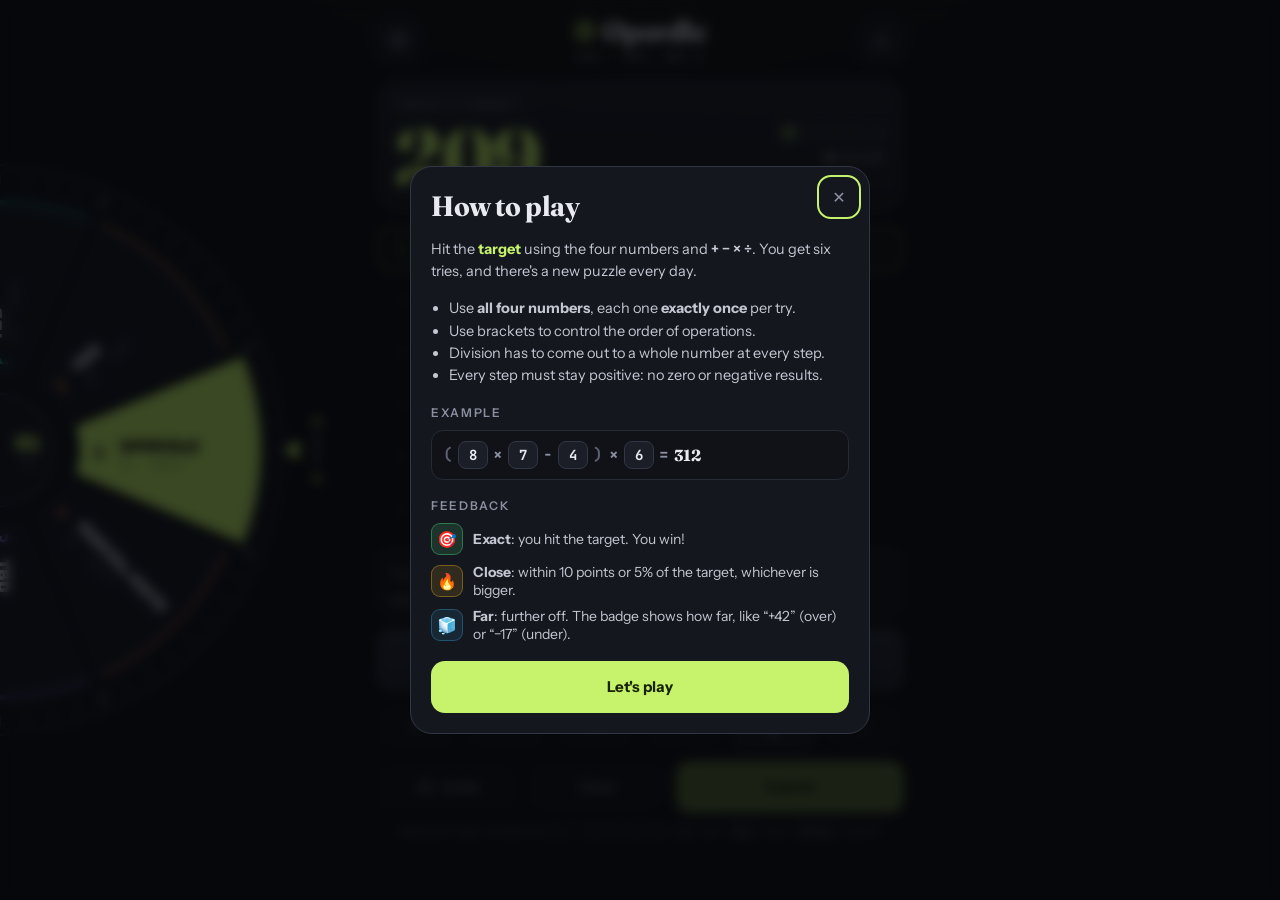
<file: public/index.html>
<!doctype html>
<html lang="en">
<head>
<!-- Google tag (gtag.js) -->
<script async src="https://www.googletagmanager.com/gtag/js?id=G-SYSFFZ3SZ8"></script>
<script>
  window.dataLayer = window.dataLayer || [];
  function gtag(){dataLayer.push(arguments);}
  gtag('js', new Date());

  gtag('config', 'G-SYSFFZ3SZ8');
</script>
<meta charset="utf-8" />
<meta name="viewport" content="width=device-width, initial-scale=1, viewport-fit=cover" />
<title>Open-Puzzles: Daily Math and Logic Games </title>
<meta name="description" content="Play free Wordle-style math and logic games at Open Puzzles. Challenge yourself with number puzzles and daily logic games." />
<meta name="theme-color" content="#0a0b0f" />
<link rel="icon" href="data:image/svg+xml,%3Csvg xmlns='http://www.w3.org/2000/svg' viewBox='0 0 64 64'%3E%3Crect width='64' height='64' rx='16' fill='%2315171e'/%3E%3Ccircle cx='32' cy='32' r='18' fill='none' stroke='%23c6f36b' stroke-width='5'/%3E%3Ccircle cx='32' cy='32' r='6' fill='%23c6f36b'/%3E%3C/svg%3E" />
<link rel="preconnect" href="https://fonts.googleapis.com" />
<link rel="preconnect" href="https://fonts.gstatic.com" crossorigin />
<link href="https://fonts.googleapis.com/css2?family=Bungee&family=Fraunces:opsz,wght@9..144,500..900&family=Instrument+Sans:wght@400..700&family=JetBrains+Mono:wght@500;700&display=swap" rel="stylesheet" />
<link rel="stylesheet" href="style.css" />
<link rel="stylesheet" href="games/mental-math/mental-math.css" />
</head>
<body>
<nav class="pw" id="puzzleWheel" tabindex="0" role="listbox" aria-label="Choose a puzzle" aria-orientation="vertical">
  <div class="pw-rotor" id="pwRotor"><svg viewBox="-320 -320 640 640" id="pwSlices"></svg></div>
  <svg class="pw-static" viewBox="-320 -320 640 640" aria-hidden="true">
    <circle class="pw-ring" r="316" />
    <path class="pw-pointer" d="M319 -11 L303 0 L319 11 Z" />
    <circle class="pw-hub" r="60" />
    <text class="pw-hub-n" id="pwHubN" x="30" y="-7">01</text>
    <text class="pw-hub-of" id="pwHubOf" x="30" y="14">/08</text>
  </svg>
</nav>
<button class="pw-handle" id="pwHandle" aria-label="Choose a puzzle">Puzzles</button>
<div class="pw-scrim" id="pwScrim"></div>
<div class="pw-hint" id="pwHint" aria-hidden="true">
  <svg viewBox="0 0 14 9" fill="none" stroke="currentColor" stroke-width="2.4" stroke-linecap="round" stroke-linejoin="round"><path d="M2 7.5 7 2.5l5 5"/></svg>
  <span>SCROLL</span>
  <svg viewBox="0 0 14 9" fill="none" stroke="currentColor" stroke-width="2.4" stroke-linecap="round" stroke-linejoin="round"><path d="M2 1.5 7 6.5l5-5"/></svg>
</div>

<main class="soon hidden" id="soonPanel" aria-live="polite">
  <div class="soon-card" id="soonCard">
    <div class="soon-glyph" id="soonGlyph" aria-hidden="true"></div>
    <div class="soon-kicker" id="soonKicker">Coming soon</div>
    <h1 class="soon-title" id="soonTitle"></h1>
    <p id="soonBlurb"></p>
    <button class="btn primary" id="soonBack">Play today's Operdle</button>
  </div>
</main>
<div class="app">
  <header class="top">
    <button class="icon-btn" id="helpBtn" aria-label="How to play">
      <svg viewBox="0 0 24 24" fill="none" stroke="currentColor" stroke-width="2" stroke-linecap="round"><circle cx="12" cy="12" r="9.5"/><path d="M9.5 9.2a2.6 2.6 0 0 1 5 .8c0 1.8-2.5 2.3-2.5 3.8"/><circle cx="12" cy="17.2" r=".6" fill="currentColor"/></svg>
    </button>
    <div class="brand">
      <span class="logo"><span class="logo-mark" aria-hidden="true"></span>Operdle</span>
      <span class="meta" id="puzzleMeta"></span>
    </div>
    <button class="icon-btn" id="statsBtn" aria-label="Statistics">
      <svg viewBox="0 0 24 24" fill="none" stroke="currentColor" stroke-width="2" stroke-linecap="round"><path d="M5 20V11M12 20V4M19 20v-6"/></svg>
    </button>
  </header>

  <section class="target-card" aria-label="Target number">
    <div>
      <div class="target-label">Today's target</div>
      <div class="target" id="target">000</div>
    </div>
    <div class="target-side">
      <div class="pips" id="pips" aria-hidden="true"></div>
      <div class="tries-left" id="triesLeft"></div>
    </div>
  </section>

  <section class="history" id="history" aria-label="Attempts" aria-live="polite"></section>

  <section class="builder" id="builder" aria-label="Expression builder">
    <div class="formula" id="formula">
      <div class="formula-tokens" id="formulaTokens"></div>
      <div class="formula-status" id="formulaStatus"></div>
    </div>
    <div class="numbers" id="numbers"></div>
    <div class="ops" id="ops"></div>
    <div class="actions">
      <button class="btn ghost" id="undoBtn" aria-label="Undo last token">
        <svg viewBox="0 0 24 24" fill="none" stroke="currentColor" stroke-width="2" stroke-linecap="round" stroke-linejoin="round"><path d="M21 5H9l-6 7 6 7h12a1 1 0 0 0 1-1V6a1 1 0 0 0-1-1z"/><path d="M17 9l-6 6M11 9l6 6"/></svg>
        Undo
      </button>
      <button class="btn ghost" id="clearBtn">Clear</button>
      <button class="btn primary" id="submitBtn">Submit</button>
    </div>
    <div class="kbd-hint">Keyboard: type numbers &amp; <kbd>+</kbd> <kbd>-</kbd> <kbd>*</kbd> <kbd>/</kbd> <kbd>(</kbd> <kbd>)</kbd> · <kbd>⌫</kbd> undo · <kbd>Esc</kbd> clear · <kbd>Enter</kbd> submit</div>
  </section>

  <section class="finished hidden" id="finished">
    <h2 id="finishedTitle"></h2>
    <p id="finishedSub"></p>
    <button class="btn primary" id="viewResultsBtn">View results &amp; share</button>
  </section>
</div>

<!-- Help modal -->
<div class="backdrop hidden" id="helpModal" role="dialog" aria-modal="true" aria-labelledby="helpTitle">
  <div class="modal">
    <button class="close-x" data-close aria-label="Close">✕</button>
    <h2 id="helpTitle">How to play</h2>
    <p>Hit the <b style="color:var(--accent)">target</b> using the four numbers and <b>+ − × ÷</b>. You get six tries, and there's a new puzzle every day.</p>
    <ul>
      <li>Use <b>all four numbers</b>, each one <b>exactly once</b> per try.</li>
      <li>Use brackets to control the order of operations.</li>
      <li>Division has to come out to a whole number at every step.</li>
      <li>Every step must stay positive: no zero or negative results.</li>
    </ul>
    <h3>Example</h3>
    <div class="example">
      <span class="sym paren">(</span><span class="chip">8</span><span class="sym">×</span><span class="chip">7</span><span class="sym">−</span><span class="chip">4</span><span class="sym paren">)</span><span class="sym">×</span><span class="chip">6</span>
      <span class="sym">=</span><b style="font-family:var(--display)">312</b>
    </div>
    <h3>Feedback</h3>
    <div class="legend">
      <div class="legend-item"><span class="sw exact">🎯</span><span><b>Exact</b>: you hit the target. You win!</span></div>
      <div class="legend-item"><span class="sw close">🔥</span><span><b>Close</b>: within 10 points or 5% of the target, whichever is bigger.</span></div>
      <div class="legend-item"><span class="sw far">🧊</span><span><b>Far</b>: further off. The badge shows how far, like “+42” (over) or “−17” (under).</span></div>
    </div>
    <button class="btn primary" data-close style="width:100%;margin-top:8px">Let's play</button>
  </div>
</div>

<!-- Results / stats modal -->
<div class="backdrop hidden" id="resultsModal" role="dialog" aria-modal="true" aria-labelledby="resultsTitle">
  <div class="modal">
    <button class="close-x" data-close aria-label="Close">✕</button>
    <div id="resultBlock">
      <div class="result-emoji" id="resultEmoji"></div>
      <h2 id="resultsTitle"></h2>
      <p class="result-sub" id="resultSub"></p>
      <div class="solution" id="solution"></div>
      <h3>Your result</h3>
      <pre class="share-preview" id="sharePreview"></pre>
    </div>
    <h3 id="statsHeading">Statistics</h3>
    <div class="stats" id="stats"></div>
    <h3>Solved in</h3>
    <div class="dist" id="dist"></div>
    <div class="modal-footer">
      <div class="countdown"><span>Next puzzle</span><b id="countdown">--:--:--</b></div>
      <button class="btn primary" id="copyBtn">
        <svg viewBox="0 0 24 24" fill="none" stroke="currentColor" stroke-width="2" stroke-linecap="round" stroke-linejoin="round"><rect x="9" y="9" width="12" height="12" rx="2"/><path d="M5 15V5a2 2 0 0 1 2-2h10"/></svg>
        Copy Results
      </button>
    </div>
  </div>
</div>

<div class="toast" id="toast" role="status"></div>

<script type="module" src="games/operdle/operdle.js"></script>
<script type="module" src="games/mental-math/mental-math.js"></script>
</body>
</html>
</file>
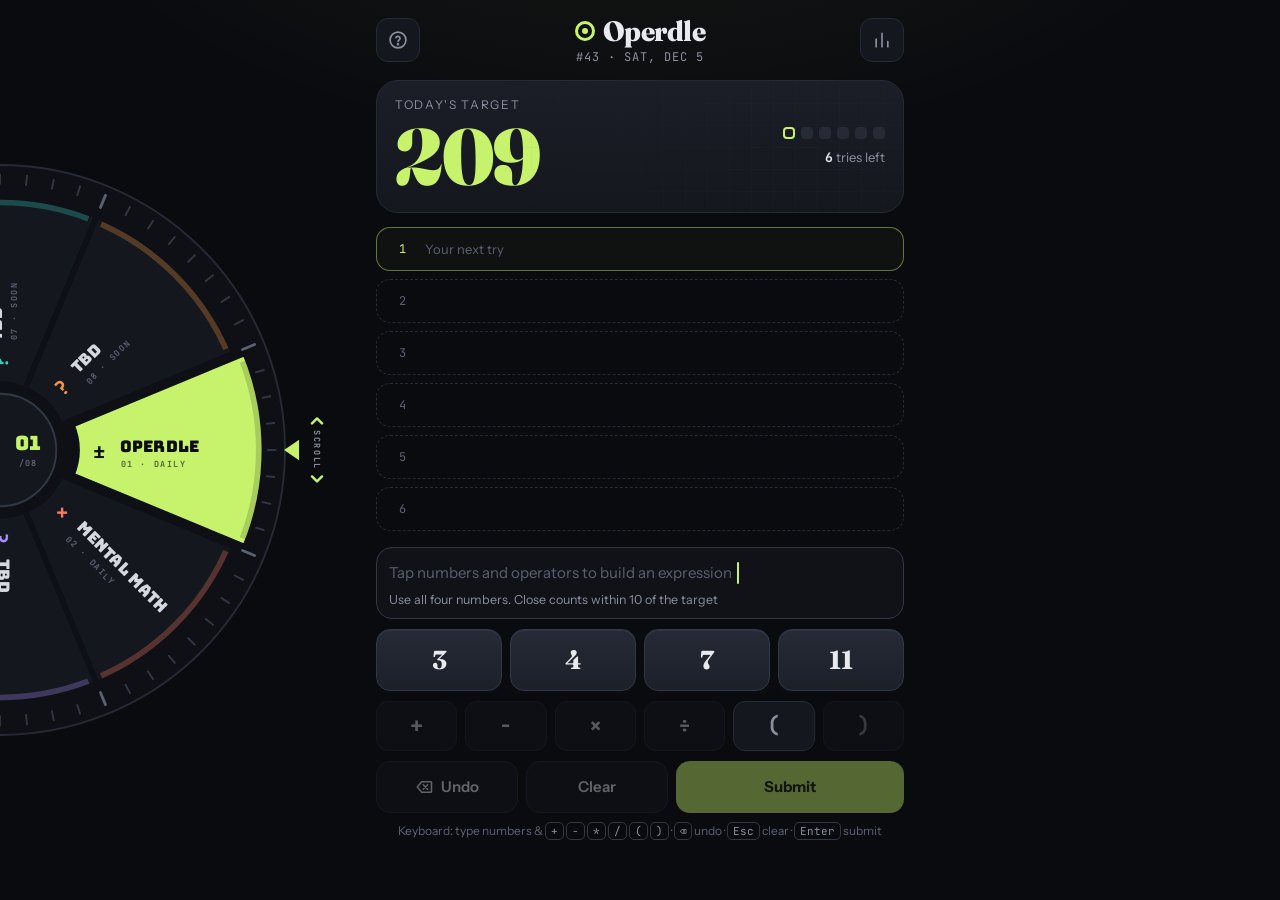
<file: public/index (3).html>
<!doctype html>
<html lang="en">
<head>
<!-- Google tag (gtag.js) -->
<script async src="https://www.googletagmanager.com/gtag/js?id=G-SYSFFZ3SZ8"></script>
<script>
  window.dataLayer = window.dataLayer || [];
  function gtag(){dataLayer.push(arguments);}
  gtag('js', new Date());

  gtag('config', 'G-SYSFFZ3SZ8');
</script>
<meta charset="utf-8" />
<meta name="viewport" content="width=device-width, initial-scale=1, viewport-fit=cover" />
<title>Open-Puzzles: Daily Math and Logic Games </title>
<meta name="description" content="Play free Wordle-style math and logic games at Open Puzzles. Challenge yourself with number puzzles and daily logic games." />
<meta name="theme-color" content="#0a0b0f" />
<link rel="icon" href="data:image/svg+xml,%3Csvg xmlns='http://www.w3.org/2000/svg' viewBox='0 0 64 64'%3E%3Crect width='64' height='64' rx='16' fill='%2315171e'/%3E%3Ccircle cx='32' cy='32' r='18' fill='none' stroke='%23c6f36b' stroke-width='5'/%3E%3Ccircle cx='32' cy='32' r='6' fill='%23c6f36b'/%3E%3C/svg%3E" />
<link rel="preconnect" href="https://fonts.googleapis.com" />
<link rel="preconnect" href="https://fonts.gstatic.com" crossorigin />
<link href="https://fonts.googleapis.com/css2?family=Bungee&family=Fraunces:opsz,wght@9..144,500..900&family=Instrument+Sans:wght@400..700&family=JetBrains+Mono:wght@500;700&display=swap" rel="stylesheet" />
<link rel="stylesheet" href="style.css" />
</head>
<body>
<nav class="pw" id="puzzleWheel" tabindex="0" role="listbox" aria-label="Choose a puzzle" aria-orientation="vertical">
  <div class="pw-rotor" id="pwRotor"><svg viewBox="-320 -320 640 640" id="pwSlices"></svg></div>
  <svg class="pw-static" viewBox="-320 -320 640 640" aria-hidden="true">
    <circle class="pw-ring" r="316" />
    <path class="pw-pointer" d="M319 -11 L303 0 L319 11 Z" />
    <circle class="pw-hub" r="60" />
    <text class="pw-hub-n" id="pwHubN" x="30" y="-7">01</text>
    <text class="pw-hub-of" id="pwHubOf" x="30" y="14">/08</text>
  </svg>
</nav>
<button class="pw-handle" id="pwHandle" aria-label="Choose a puzzle">Puzzles</button>
<div class="pw-scrim" id="pwScrim"></div>
<div class="pw-hint" id="pwHint" aria-hidden="true">
  <svg viewBox="0 0 14 9" fill="none" stroke="currentColor" stroke-width="2.4" stroke-linecap="round" stroke-linejoin="round"><path d="M2 7.5 7 2.5l5 5"/></svg>
  <span>SCROLL</span>
  <svg viewBox="0 0 14 9" fill="none" stroke="currentColor" stroke-width="2.4" stroke-linecap="round" stroke-linejoin="round"><path d="M2 1.5 7 6.5l5-5"/></svg>
</div>

<main class="soon hidden" id="soonPanel" aria-live="polite">
  <div class="soon-card" id="soonCard">
    <div class="soon-glyph" id="soonGlyph" aria-hidden="true"></div>
    <div class="soon-kicker" id="soonKicker">Coming soon</div>
    <h1 class="soon-title" id="soonTitle"></h1>
    <p id="soonBlurb"></p>
    <button class="btn primary" id="soonBack">Play today's Operdle</button>
  </div>
</main>
<div class="app">
  <header class="top">
    <button class="icon-btn" id="helpBtn" aria-label="How to play">
      <svg viewBox="0 0 24 24" fill="none" stroke="currentColor" stroke-width="2" stroke-linecap="round"><circle cx="12" cy="12" r="9.5"/><path d="M9.5 9.2a2.6 2.6 0 0 1 5 .8c0 1.8-2.5 2.3-2.5 3.8"/><circle cx="12" cy="17.2" r=".6" fill="currentColor"/></svg>
    </button>
    <div class="brand">
      <span class="logo"><span class="logo-mark" aria-hidden="true"></span>Operdle</span>
      <span class="meta" id="puzzleMeta"></span>
    </div>
    <button class="icon-btn" id="statsBtn" aria-label="Statistics">
      <svg viewBox="0 0 24 24" fill="none" stroke="currentColor" stroke-width="2" stroke-linecap="round"><path d="M5 20V11M12 20V4M19 20v-6"/></svg>
    </button>
  </header>

  <section class="target-card" aria-label="Target number">
    <div>
      <div class="target-label">Today's target</div>
      <div class="target" id="target">000</div>
    </div>
    <div class="target-side">
      <div class="pips" id="pips" aria-hidden="true"></div>
      <div class="tries-left" id="triesLeft"></div>
    </div>
  </section>

  <section class="history" id="history" aria-label="Attempts" aria-live="polite"></section>

  <section class="builder" id="builder" aria-label="Expression builder">
    <div class="formula" id="formula">
      <div class="formula-tokens" id="formulaTokens"></div>
      <div class="formula-status" id="formulaStatus"></div>
    </div>
    <div class="numbers" id="numbers"></div>
    <div class="ops" id="ops"></div>
    <div class="actions">
      <button class="btn ghost" id="undoBtn" aria-label="Undo last token">
        <svg viewBox="0 0 24 24" fill="none" stroke="currentColor" stroke-width="2" stroke-linecap="round" stroke-linejoin="round"><path d="M21 5H9l-6 7 6 7h12a1 1 0 0 0 1-1V6a1 1 0 0 0-1-1z"/><path d="M17 9l-6 6M11 9l6 6"/></svg>
        Undo
      </button>
      <button class="btn ghost" id="clearBtn">Clear</button>
      <button class="btn primary" id="submitBtn">Submit</button>
    </div>
    <div class="kbd-hint">Keyboard: type numbers &amp; <kbd>+</kbd> <kbd>-</kbd> <kbd>*</kbd> <kbd>/</kbd> <kbd>(</kbd> <kbd>)</kbd> · <kbd>⌫</kbd> undo · <kbd>Esc</kbd> clear · <kbd>Enter</kbd> submit</div>
  </section>

  <section class="finished hidden" id="finished">
    <h2 id="finishedTitle"></h2>
    <p id="finishedSub"></p>
    <button class="btn primary" id="viewResultsBtn">View results &amp; share</button>
  </section>
</div>

<!-- Help modal -->
<div class="backdrop hidden" id="helpModal" role="dialog" aria-modal="true" aria-labelledby="helpTitle">
  <div class="modal">
    <button class="close-x" data-close aria-label="Close">✕</button>
    <h2 id="helpTitle">How to play</h2>
    <p>Hit the <b style="color:var(--accent)">target</b> using the four numbers and <b>+ − × ÷</b>. You get six tries, and there's a new puzzle every day.</p>
    <ul>
      <li>Use <b>all four numbers</b>, each one <b>exactly once</b> per try.</li>
      <li>Use brackets to control the order of operations.</li>
      <li>Division has to come out to a whole number at every step.</li>
      <li>Every step must stay positive: no zero or negative results.</li>
    </ul>
    <h3>Example</h3>
    <div class="example">
      <span class="sym paren">(</span><span class="chip">8</span><span class="sym">×</span><span class="chip">7</span><span class="sym">−</span><span class="chip">4</span><span class="sym paren">)</span><span class="sym">×</span><span class="chip">6</span>
      <span class="sym">=</span><b style="font-family:var(--display)">312</b>
    </div>
    <h3>Feedback</h3>
    <div class="legend">
      <div class="legend-item"><span class="sw exact">🎯</span><span><b>Exact</b>: you hit the target. You win!</span></div>
      <div class="legend-item"><span class="sw close">🔥</span><span><b>Close</b>: within 10 points or 5% of the target, whichever is bigger.</span></div>
      <div class="legend-item"><span class="sw far">🧊</span><span><b>Far</b>: further off. The badge shows how far, like “+42” (over) or “−17” (under).</span></div>
    </div>
    <button class="btn primary" data-close style="width:100%;margin-top:8px">Let's play</button>
  </div>
</div>

<!-- Results / stats modal -->
<div class="backdrop hidden" id="resultsModal" role="dialog" aria-modal="true" aria-labelledby="resultsTitle">
  <div class="modal">
    <button class="close-x" data-close aria-label="Close">✕</button>
    <div id="resultBlock">
      <div class="result-emoji" id="resultEmoji"></div>
      <h2 id="resultsTitle"></h2>
      <p class="result-sub" id="resultSub"></p>
      <div class="solution" id="solution"></div>
      <h3>Your result</h3>
      <pre class="share-preview" id="sharePreview"></pre>
    </div>
    <h3 id="statsHeading">Statistics</h3>
    <div class="stats" id="stats"></div>
    <h3>Solved in</h3>
    <div class="dist" id="dist"></div>
    <div class="modal-footer">
      <div class="countdown"><span>Next puzzle</span><b id="countdown">--:--:--</b></div>
      <button class="btn primary" id="copyBtn">
        <svg viewBox="0 0 24 24" fill="none" stroke="currentColor" stroke-width="2" stroke-linecap="round" stroke-linejoin="round"><rect x="9" y="9" width="12" height="12" rx="2"/><path d="M5 15V5a2 2 0 0 1 2-2h10"/></svg>
        Copy Results
      </button>
    </div>
  </div>
</div>

<div class="toast" id="toast" role="status"></div>

<script src="script.js"></script>
</body>
</html>
</file>
<file: public/style.css>
:root {
  --bg: #0a0b0f;
  --bg-2: #101218;
  --panel: #15171e;
  --panel-2: #1b1e27;
  --line: #262a35;
  --line-2: #323745;
  --text: #e8eaf0;
  --muted: #8a90a0;
  --dim: #5b6172;
  --accent: #c6f36b;
  --accent-ink: #1a2205;
  --exact: #4ade80;
  --close: #fbbf24;
  --far: #38bdf8;
  --danger: #f87171;
  --radius: 16px;
  --mono: "JetBrains Mono", ui-monospace, SFMono-Regular, Menlo, monospace;
  --sans: "Instrument Sans", ui-sans-serif, system-ui, -apple-system, sans-serif;
  --display: "Fraunces", ui-serif, Georgia, serif;
}
* { box-sizing: border-box; }
html, body { margin: 0; background: var(--bg); color: var(--text); font-family: var(--sans); -webkit-font-smoothing: antialiased; }
body {
  min-height: 100dvh;
  background:
    radial-gradient(900px 500px at 50% -200px, rgba(198, 243, 107, 0.07), transparent 70%),
    var(--bg);
  -webkit-tap-highlight-color: transparent;
}
button { font: inherit; color: inherit; cursor: pointer; border: 0; background: none; touch-action: manipulation; }
button:disabled { cursor: not-allowed; }
:focus-visible { outline: 2px solid var(--accent); outline-offset: 2px; }
.hidden { display: none !important; }

.app {
  max-width: 560px;
  margin: 0 auto;
  padding: max(12px, env(safe-area-inset-top)) 16px max(20px, env(safe-area-inset-bottom));
  display: flex; flex-direction: column; gap: 14px;
}

/* Header */
.top { display: grid; grid-template-columns: 44px 1fr 44px; align-items: center; padding: 4px 0 2px; }
.brand { text-align: center; line-height: 1.1; }
.logo { font-family: var(--display); font-weight: 800; font-size: 28px; letter-spacing: -0.02em; font-variation-settings: "opsz" 72; display: inline-flex; align-items: center; gap: 8px; }
.logo-mark { width: 20px; height: 20px; border-radius: 50%; border: 3px solid var(--accent); display: inline-grid; place-items: center; }
.logo-mark::after { content: ""; width: 6px; height: 6px; border-radius: 50%; background: var(--accent); }
.meta { display: block; font-size: 12px; color: var(--muted); letter-spacing: 0.08em; text-transform: uppercase; margin-top: 4px; font-family: var(--mono); }
.icon-btn {
  width: 44px; height: 44px; border-radius: 12px; display: grid; place-items: center;
  color: var(--muted); border: 1px solid var(--line); background: var(--panel);
  transition: color .15s, border-color .15s, background .15s;
}
.icon-btn:hover { color: var(--text); border-color: var(--line-2); }
.icon-btn svg { width: 20px; height: 20px; }

/* Target card */
.target-card {
  position: relative; overflow: hidden;
  border-radius: 22px; padding: 16px 18px 16px;
  background: linear-gradient(180deg, var(--panel-2), var(--panel));
  border: 1px solid var(--line);
  display: grid; grid-template-columns: 1fr auto; align-items: center; gap: 8px;
}
.target-card::before {
  content: ""; position: absolute; inset: 0; pointer-events: none;
  background-image: linear-gradient(var(--line) 1px, transparent 1px), linear-gradient(90deg, var(--line) 1px, transparent 1px);
  background-size: 22px 22px; opacity: .25;
  mask-image: radial-gradient(circle at 80% 50%, #000, transparent 70%);
}
.target-label { font-size: 12px; text-transform: uppercase; letter-spacing: .14em; color: var(--muted); }
.target {
  font-family: var(--display); font-weight: 900; font-size: clamp(56px, 16vw, 80px); line-height: 1;
  letter-spacing: -0.03em; font-variation-settings: "opsz" 144; font-variant-numeric: lining-nums tabular-nums; color: var(--accent); margin-top: 4px;
}
.target-side { position: relative; text-align: right; display: grid; gap: 10px; justify-items: end; }
.pips { display: flex; gap: 6px; }
.pip { width: 12px; height: 12px; border-radius: 4px; background: var(--line); transition: background .3s, transform .3s; }
.pip.exact { background: var(--exact); } .pip.close { background: var(--close); } .pip.far { background: var(--far); }
.pip.current { background: transparent; box-shadow: inset 0 0 0 2px var(--accent); }
.tries-left { font-size: 13px; color: var(--muted); }
.tries-left b { color: var(--text); font-family: var(--mono); }

/* History */
.history { display: grid; gap: 8px; }
.row {
  display: grid; grid-template-columns: 26px 1fr auto; align-items: center; gap: 10px;
  min-height: 52px; padding: 8px 10px 8px 12px; border-radius: 14px;
  background: var(--panel); border: 1px solid var(--line);
  transition: border-color .2s, transform .2s;
}
.row.empty { background: transparent; border-style: dashed; border-color: var(--line); min-height: 44px; }
.row.empty.active { border-color: rgba(198, 243, 107, .45); border-style: solid; background: rgba(198, 243, 107, .03); }
.row-n { font-family: var(--mono); font-size: 12px; color: var(--dim); text-align: center; }
.row.empty.active .row-n { color: var(--accent); }
.row-expr { display: flex; flex-wrap: wrap; align-items: center; gap: 4px; font-family: var(--mono); font-size: 15px; min-width: 0; }
.row-hint { font-size: 13px; color: var(--dim); }
.row-right { display: flex; align-items: center; gap: 8px; }
.row-val { font-family: var(--display); font-weight: 700; font-size: 19px; font-variant-numeric: lining-nums tabular-nums; }
.badge {
  font-size: 12px; font-weight: 600; padding: 5px 8px; border-radius: 999px; white-space: nowrap;
  border: 1px solid transparent;
}
.row.exact { border-color: rgba(74, 222, 128, .5); background: linear-gradient(90deg, rgba(74, 222, 128, .12), var(--panel) 70%); }
.row.close { border-color: rgba(251, 191, 36, .35); }
.row.far { border-color: rgba(56, 189, 248, .25); }
.exact .badge { background: rgba(74, 222, 128, .15); color: var(--exact); border-color: rgba(74, 222, 128, .35); }
.close .badge { background: rgba(251, 191, 36, .12); color: var(--close); border-color: rgba(251, 191, 36, .3); }
.far .badge { background: rgba(56, 189, 248, .1); color: var(--far); border-color: rgba(56, 189, 248, .25); }
.row.enter { animation: rowIn .5s cubic-bezier(.2, .9, .3, 1.3); }
@keyframes rowIn { from { transform: scale(.94) translateY(6px); opacity: 0; } to { transform: none; opacity: 1; } }

.chip {
  display: inline-grid; place-items: center; min-width: 30px; height: 28px; padding: 0 7px;
  border-radius: 8px; background: var(--panel-2); border: 1px solid var(--line-2);
  font-family: var(--mono); font-weight: 700; font-size: 14px;
}
.sym { color: var(--muted); font-family: var(--mono); font-weight: 700; padding: 0 1px; }
.sym.paren { color: var(--dim); }

/* Builder */
.builder { display: grid; gap: 10px; margin-top: 2px; }
.formula {
  border-radius: 16px; border: 1px solid var(--line-2); background: var(--bg-2);
  padding: 10px 12px; min-height: 66px; display: grid; gap: 4px;
  transition: border-color .2s;
}
.formula.ready { border-color: rgba(198, 243, 107, .5); }
.formula.error { border-color: rgba(248, 113, 113, .55); }
.formula.shake { animation: shake .4s; }
@keyframes shake { 20%, 60% { transform: translateX(-6px); } 40%, 80% { transform: translateX(6px); } }
.formula-tokens { display: flex; flex-wrap: wrap; align-items: center; gap: 5px; min-height: 30px; font-size: 17px; }
.formula-tokens .chip { height: 30px; font-size: 15px; background: var(--panel-2); border-color: rgba(198, 243, 107, .35); }
.formula-tokens .sym { font-size: 18px; }
.placeholder { color: var(--dim); font-size: 15px; }
.caret { width: 2px; height: 22px; background: var(--accent); border-radius: 2px; animation: blink 1s steps(2) infinite; }
@keyframes blink { 50% { opacity: 0; } }
.formula-status { font-size: 12.5px; color: var(--muted); min-height: 16px; }
.formula.ready .formula-status { color: var(--accent); }
.formula.error .formula-status { color: var(--danger); }

.numbers { display: grid; grid-template-columns: repeat(4, 1fr); gap: 8px; }
.tile {
  position: relative; height: 62px; border-radius: 14px;
  font-family: var(--display); font-weight: 700; font-size: 26px; font-variation-settings: "opsz" 48;
  font-variant-numeric: lining-nums;
  background: linear-gradient(180deg, #252a36, #1c2029);
  border: 1px solid var(--line-2);
  box-shadow: 0 3px 0 #0c0d12, inset 0 1px 0 rgba(255,255,255,.06);
  transition: transform .08s, box-shadow .08s, opacity .2s, background .2s, border-color .2s;
}
.tile:not(:disabled):hover { border-color: #49506a; }
.tile:not(:disabled):active { transform: translateY(3px); box-shadow: 0 0 0 #0c0d12, inset 0 1px 0 rgba(255,255,255,.06); }
.tile:disabled:not(.used) { opacity: .5; }
.tile.used {
  background: rgba(198, 243, 107, .08); border-color: rgba(198, 243, 107, .55); color: var(--accent);
  box-shadow: inset 0 0 0 1px rgba(198, 243, 107, .15); transform: translateY(3px);
}
.tile .order {
  position: absolute; top: -7px; right: -6px; width: 20px; height: 20px; border-radius: 50%;
  background: var(--accent); color: var(--accent-ink); font-size: 11px; font-weight: 800;
  display: grid; place-items: center; font-family: var(--mono);
}
.tile.peek { border-color: var(--close); box-shadow: 0 0 0 2px rgba(251, 191, 36, .35); }

.ops { display: grid; grid-template-columns: repeat(6, 1fr); gap: 8px; }
.op {
  height: 50px; border-radius: 12px; font-family: var(--mono); font-size: 22px; font-weight: 700;
  background: var(--panel); border: 1px solid var(--line); color: var(--text);
  transition: transform .08s, background .15s, opacity .2s;
}
.op:not(:disabled):hover { background: var(--panel-2); }
.op:not(:disabled):active { transform: scale(.95); }
.op:disabled { opacity: .35; }
.op.paren { color: var(--muted); }

.actions { display: grid; grid-template-columns: 1fr 1fr 1.6fr; gap: 8px; }
.btn {
  height: 52px; border-radius: 14px; font-weight: 600; font-size: 15px;
  display: inline-flex; align-items: center; justify-content: center; gap: 8px;
  background: var(--panel); border: 1px solid var(--line); color: var(--text);
  transition: transform .08s, background .15s, opacity .2s;
}
.btn svg { width: 18px; height: 18px; }
.btn:not(:disabled):active { transform: scale(.97); }
.btn:disabled { opacity: .4; }
.btn.primary { background: var(--accent); color: var(--accent-ink); border-color: transparent; font-weight: 700; }
.btn.primary:not(:disabled):hover { filter: brightness(1.05); }
.btn.ghost:not(:disabled):hover { background: var(--panel-2); }

.kbd-hint { text-align: center; font-size: 12px; color: var(--dim); }
.kbd-hint kbd { font-family: var(--mono); font-size: 11px; border: 1px solid var(--line-2); border-radius: 5px; padding: 1px 5px; color: var(--muted); }

/* Finished panel */
.finished {
  border-radius: 18px; border: 1px solid var(--line); background: var(--panel);
  padding: 16px; display: grid; gap: 12px; text-align: center;
}
.finished h2 { margin: 0; font-family: var(--display); font-weight: 700; font-size: 22px; letter-spacing: -0.01em; }
.finished p { margin: 0; color: var(--muted); font-size: 14px; }

/* Modal */
.backdrop {
  position: fixed; inset: 0; background: rgba(5, 6, 9, .72); backdrop-filter: blur(6px);
  display: grid; place-items: center; padding: 16px; z-index: 50;
  animation: fade .2s ease;
}
@keyframes fade { from { opacity: 0; } }
.modal {
  width: min(460px, 100%); max-height: calc(100dvh - 32px); overflow: auto;
  background: var(--panel); border: 1px solid var(--line-2); border-radius: 22px;
  padding: 22px 20px 20px; position: relative;
  animation: pop .28s cubic-bezier(.2, .9, .3, 1.2);
}
@keyframes pop { from { transform: translateY(14px) scale(.97); opacity: 0; } }
.modal h2 { margin: 0 0 6px; font-family: var(--display); font-weight: 700; font-size: 28px; letter-spacing: -0.015em; font-variation-settings: "opsz" 72; }
.modal h3 { margin: 18px 0 10px; font-size: 12px; text-transform: uppercase; letter-spacing: .14em; color: var(--muted); font-weight: 600; }
.modal p, .modal li { color: #c3c7d2; font-size: 14.5px; line-height: 1.55; }
.modal ul { padding-left: 18px; margin: 8px 0; }
.close-x { position: absolute; top: 12px; right: 12px; width: 36px; height: 36px; border-radius: 10px; color: var(--muted); display: grid; place-items: center; }
.close-x:hover { background: var(--panel-2); color: var(--text); }
.result-emoji { font-size: 42px; line-height: 1; margin-bottom: 8px; }
.result-sub { color: var(--muted); margin: 0; }
.solution {
  margin-top: 12px; padding: 10px 12px; border-radius: 12px; background: var(--bg-2); border: 1px solid var(--line);
  font-family: var(--mono); font-size: 14px; color: var(--text);
}
.solution span { display: block; font-family: var(--sans); font-size: 11px; text-transform: uppercase; letter-spacing: .12em; color: var(--muted); margin-bottom: 4px; }
.share-preview {
  margin: 0; padding: 12px 14px; border-radius: 12px; background: var(--bg-2); border: 1px solid var(--line);
  font-family: var(--mono); font-size: 13.5px; line-height: 1.5; white-space: pre-wrap; color: var(--text);
}
.stats { display: grid; grid-template-columns: repeat(4, 1fr); gap: 8px; text-align: center; }
.stat b { display: block; font-family: var(--display); font-size: 30px; font-weight: 800; font-variant-numeric: lining-nums tabular-nums; }
.stat span { font-size: 11px; color: var(--muted); text-transform: uppercase; letter-spacing: .06em; }
.dist { display: grid; gap: 5px; }
.dist-row { display: grid; grid-template-columns: 16px 1fr; align-items: center; gap: 8px; font-family: var(--mono); font-size: 13px; color: var(--muted); }
.dist-bar { height: 22px; min-width: 26px; border-radius: 6px; background: var(--line-2); color: var(--text); display: flex; justify-content: flex-end; align-items: center; padding: 0 8px; font-weight: 700; font-size: 12px; transition: width .6s cubic-bezier(.2,.8,.2,1); }
.dist-bar.hl { background: var(--accent); color: var(--accent-ink); }
.modal-footer { display: grid; grid-template-columns: 1fr 1fr; gap: 10px; margin-top: 18px; align-items: center; }
.countdown { text-align: left; }
.countdown span { display: block; font-size: 11px; color: var(--muted); text-transform: uppercase; letter-spacing: .12em; }
.countdown b { font-family: var(--display); font-weight: 700; font-size: 26px; font-variant-numeric: lining-nums tabular-nums; }
.legend { display: grid; gap: 8px; margin: 10px 0; }
.legend-item { display: grid; grid-template-columns: 32px 1fr; gap: 10px; align-items: center; font-size: 14px; color: #c3c7d2; }
.legend-item .sw { width: 32px; height: 32px; border-radius: 9px; display: grid; place-items: center; font-size: 16px; }
.sw.exact { background: rgba(74, 222, 128, .15); border: 1px solid rgba(74, 222, 128, .4); }
.sw.close { background: rgba(251, 191, 36, .12); border: 1px solid rgba(251, 191, 36, .35); }
.sw.far { background: rgba(56, 189, 248, .1); border: 1px solid rgba(56, 189, 248, .3); }
.example { display: flex; flex-wrap: wrap; gap: 4px; align-items: center; padding: 10px; border-radius: 12px; background: var(--bg-2); border: 1px solid var(--line); }

/* Toast */
.toast {
  position: fixed; left: 50%; top: max(16px, env(safe-area-inset-top)); transform: translate(-50%, -20px);
  background: var(--text); color: var(--bg); padding: 10px 16px; border-radius: 12px; font-weight: 600; font-size: 14px;
  opacity: 0; pointer-events: none; transition: opacity .2s, transform .2s; z-index: 80; max-width: calc(100% - 32px); text-align: center;
}
.toast.show { opacity: 1; transform: translate(-50%, 0); }

/* Confetti */
.confetti { position: fixed; inset: 0; pointer-events: none; overflow: hidden; z-index: 60; }
.confetti i { position: absolute; top: -12px; width: 8px; height: 14px; border-radius: 2px; animation: fall linear forwards; }
@keyframes fall { to { transform: translate3d(var(--dx), 110vh, 0) rotate(var(--rot)); } }


/* Puzzle wheel: a dial pinned to the left edge, pivot on the viewport boundary */
.pw {
  --pw-r: 280px;
  position: fixed; left: calc(var(--pw-r) * -1); top: calc(50% - var(--pw-r));
  width: calc(var(--pw-r) * 2); height: calc(var(--pw-r) * 2);
  z-index: 30; clip-path: circle(50%); touch-action: none; user-select: none; -webkit-user-select: none;
  cursor: grab; outline: none; transition: transform .55s cubic-bezier(.2,.9,.2,1);
}
.pw.is-dragging { cursor: grabbing; }
.pw svg { position: absolute; inset: 0; width: 100%; height: 100%; overflow: visible; }
.pw-rotor { position: absolute; inset: 0; will-change: transform; }
.pw-static { pointer-events: none; }
.pw-disc { fill: #0e1016; stroke: var(--line); stroke-width: 2; }
.pw-tick { stroke: var(--line-2); stroke-width: 2; stroke-linecap: round; }
.pw-tick.major { stroke: var(--dim); stroke-width: 3; }
.pw-wedge { fill: #15171f; stroke: #0e1016; stroke-width: 6; stroke-linejoin: round; transition: fill .25s; }
.pw-band { fill: var(--c); opacity: .28; transition: opacity .25s, fill .25s; }
.pw-glyph { font-family: var(--mono); font-weight: 700; font-size: 22px; fill: var(--c); text-anchor: middle; dominant-baseline: central; transition: fill .25s; }
.pw-name { font-family: "Bungee", var(--display); font-size: 17px; fill: #d5d8e0; dominant-baseline: central; letter-spacing: .01em; transition: fill .25s; }
.pw-tag { font-family: var(--mono); font-weight: 700; font-size: 9px; letter-spacing: .18em; fill: var(--dim); dominant-baseline: central; transition: fill .25s; }
.pw-body { transition: transform .5s cubic-bezier(.3,1.7,.45,1); }
.pw-slice:hover .pw-wedge { fill: #1a1d26; }
.pw-slice.is-focus .pw-wedge { fill: #1e212b; }
.pw-slice.is-focus .pw-band { opacity: .9; }
.pw-slice.is-focus .pw-name { fill: #fff; }
.pw-slice.is-focus .pw-tag { fill: var(--muted); }
.pw-slice.is-active .pw-wedge { fill: var(--c); }
.pw-slice.is-active .pw-band { fill: #0b0c10; opacity: .16; }
.pw-slice.is-active .pw-name, .pw-slice.is-active .pw-glyph { fill: #0b0c10; }
.pw-slice.is-active .pw-tag { fill: rgba(11, 12, 16, .6); }
.pw-slice.is-active.is-focus .pw-body { transform: translateX(12px); }
.pw-hub { fill: var(--panel); stroke: var(--line-2); stroke-width: 2; }
.pw-hub-n { font-family: "Bungee", var(--display); font-size: 21px; fill: var(--pw-c, var(--accent)); text-anchor: middle; dominant-baseline: central; transition: fill .25s; }
.pw-hub-of { font-family: var(--mono); font-weight: 700; font-size: 9px; letter-spacing: .14em; fill: var(--dim); text-anchor: middle; dominant-baseline: central; }
.pw-pointer { fill: var(--pw-c, var(--accent)); transition: fill .25s; }
.pw-ring { fill: none; stroke: transparent; stroke-width: 4; }
.pw:focus-visible .pw-ring { stroke: var(--accent); }
.pw.is-compact { transform: translateX(calc(var(--pw-r) * -1 - 24px)); }
.pw.is-compact.is-open { transform: none; }
.pw-handle {
  display: none; position: fixed; left: 0; top: 50%; transform: translateY(-50%); z-index: 29;
  width: 22px; padding: 16px 0; border-radius: 0 12px 12px 0; writing-mode: vertical-rl;
  background: var(--pw-c, var(--accent)); color: #0b0c10; font-family: "Bungee", var(--display); font-size: 11px; letter-spacing: .14em;
  transition: background .25s;
}
.pw-handle.show { display: block; }
/* "Spin me" cue beside the pointer; fades while the wheel is moving */
.pw-hint {
  position: fixed; left: calc(var(--pw-r, 280px) + 10px); top: 50%; z-index: 31; pointer-events: none;
  display: flex; flex-direction: column; align-items: center; gap: 3px; transform: translateY(-50%);
  color: var(--pw-c, var(--accent)); transition: opacity .35s, color .25s;
}
.pw-hint svg { width: 14px; height: 9px; animation: pw-bob 1.6s ease-in-out infinite; }
.pw-hint svg:last-child { animation-delay: -.8s; }
.pw-hint span { font-family: var(--mono); font-weight: 700; font-size: 8.5px; letter-spacing: .2em; writing-mode: vertical-rl; color: var(--muted); padding: 2px 0; }
.pw-hint.busy, .pw-hint.off { opacity: 0; }
@keyframes pw-bob { 0%, 100% { transform: translateY(-2px); opacity: .45; } 50% { transform: translateY(2px); opacity: 1; } }
.pw-hint svg:first-child { animation-direction: reverse; }
.pw-scrim {
  position: fixed; inset: 0; z-index: 28; background: rgba(5, 6, 9, .62); backdrop-filter: blur(3px);
  opacity: 0; pointer-events: none; transition: opacity .3s;
}
.pw-scrim.on { opacity: 1; pointer-events: auto; }

/* Placeholder for puzzles that aren't playable yet */
.soon { max-width: 560px; margin: 0 auto; min-height: 100dvh; display: grid; place-items: center; padding: 24px 16px; }
.soon-card {
  --c: var(--accent); width: 100%; text-align: center; padding: 40px 24px 28px; border-radius: 24px;
  background: linear-gradient(180deg, color-mix(in srgb, var(--c) 10%, var(--panel)), var(--panel));
  border: 1px solid color-mix(in srgb, var(--c) 30%, var(--line));
  animation: soon-in .5s cubic-bezier(.2,.9,.25,1.2);
}
.soon-glyph {
  width: 84px; height: 84px; margin: 0 auto 20px; border-radius: 24px; display: grid; place-items: center;
  background: var(--c); color: #0b0c10; font-family: var(--mono); font-weight: 700; font-size: 40px; transform: rotate(-6deg);
}
.soon-kicker { font-family: var(--mono); font-size: 12px; font-weight: 700; letter-spacing: .2em; text-transform: uppercase; color: var(--c); }
.soon-title { font-family: "Bungee", var(--display); font-weight: 400; font-size: clamp(32px, 9vw, 50px); line-height: 1.05; margin: 12px 0; }
.soon p { color: var(--muted); margin: 0 auto 24px; max-width: 34ch; line-height: 1.55; }
.soon .btn { padding: 0 22px; }
@keyframes soon-in { from { opacity: 0; transform: translateY(14px) scale(.98); } }

@media (max-width: 420px) {
  .app { padding-left: 12px; padding-right: 12px; gap: 12px; }
  .tile { height: 56px; font-size: 24px; }
  .op { height: 48px; }
  .row { grid-template-columns: 20px 1fr auto; gap: 8px; padding-left: 8px; }
  .row-right { flex-direction: column; align-items: flex-end; gap: 4px; }
  .row-expr { font-size: 14px; }
  .chip { min-width: 26px; height: 26px; font-size: 13px; padding: 0 5px; }
  .kbd-hint { display: none; }
}
@media (max-width: 620px) {
  .app, .soon { padding-left: 30px; }
}
@media (prefers-reduced-motion: reduce) {
  *, *::before, *::after { animation: none !important; transition: none !important; }
}
</file>
<file: public/games/mental-math/mental-math.css>
/* Daily Mental Math — shares the existing Open-Puzzles design system. */
.mental-screen {
  width: min(560px, 100%);
  min-height: 100dvh;
  margin: 0 auto;
  padding: max(24px, env(safe-area-inset-top)) 16px max(24px, env(safe-area-inset-bottom));
  display: grid;
  align-content: center;
}
.mm-card {
  width: 100%; padding: clamp(22px, 6vw, 36px); border-radius: 22px;
  background: linear-gradient(180deg, var(--panel-2), var(--panel));
  border: 1px solid var(--line); box-shadow: 0 18px 60px rgba(0, 0, 0, .18);
}
.mm-heading { display: flex; align-items: center; justify-content: space-between; gap: 12px; }
.mm-stats-modal h2 { padding-right: 36px; }
.mm-stats-grid { display: grid; grid-template-columns: repeat(2, minmax(0, 1fr)); gap: 12px; margin-top: 20px; text-align: center; }
.mm-stat { min-width: 0; padding: 16px 8px; border-radius: 14px; background: var(--bg-2); border: 1px solid var(--line); }
.mm-stat b { display: block; color: var(--text); font: 700 clamp(24px, 7vw, 32px)/1.2 var(--mono); font-variant-numeric: tabular-nums; overflow-wrap: anywhere; }
.mm-stat span { display: block; margin-top: 6px; color: var(--muted); font-size: 11px; text-transform: uppercase; letter-spacing: .06em; }
.mm-stats-note { margin: 16px 0 0; }
.mm-kicker, .mm-result-label { color: #ff9a7d; font: 700 11px var(--mono); letter-spacing: .18em; text-transform: uppercase; }
.mm-card h1 { margin: 10px 0 8px; font: 800 clamp(32px, 8vw, 44px)/1.05 var(--display); letter-spacing: -.025em; }
.mm-intro { margin: 0; max-width: 42ch; color: var(--muted); line-height: 1.6; }
.mm-meta { margin-top: 18px; color: var(--dim); font: 500 11px var(--mono); letter-spacing: .08em; text-transform: uppercase; }
.mm-intro-actions { margin-top: 24px; }
.mm-start { width: 100%; }
.mm-play { margin-top: 24px; }
.mm-clock { color: var(--accent); font: 700 clamp(34px, 10vw, 48px)/1 var(--mono); font-variant-numeric: tabular-nums; text-align: center; margin-bottom: 20px; }
.mm-question { margin: 0 auto 22px; max-width: 26ch; text-align: center; font: 700 clamp(24px, 6vw, 34px)/1.3 var(--display); overflow-wrap: anywhere; }
.mm-answer-form { display: grid; gap: 8px; }
.mm-label { color: var(--muted); font-size: 12px; font-weight: 600; letter-spacing: .08em; text-transform: uppercase; }
.mm-answer-row { display: grid; grid-template-columns: minmax(0, 1fr) 112px; gap: 8px; }
.mm-answer-row input { min-width: 0; height: 52px; padding: 0 14px; border-radius: 14px; border: 1px solid var(--line-2); background: var(--bg-2); color: var(--text); font: 700 20px var(--mono); font-variant-numeric: tabular-nums; }
.mm-answer-row input:focus { outline: 2px solid var(--accent); outline-offset: 2px; }
.mm-feedback { min-height: 22px; margin: 12px 0 0; color: var(--close); font-size: 14px; text-align: center; }
.mm-attempts { margin: 2px 0 0; color: var(--dim); font: 500 11px var(--mono); text-align: center; }
.mm-result { margin-top: 28px; text-align: center; }
.mm-final-time { margin: 12px 0; color: var(--accent); font: 800 clamp(42px, 12vw, 60px)/1 var(--mono); font-variant-numeric: tabular-nums; }
.mm-result p { color: var(--muted); line-height: 1.6; }
.mm-explanation { margin-top: 18px; padding: 14px 16px; border-radius: 14px; background: var(--bg-2); border: 1px solid var(--line); color: var(--muted); font-size: 14px; line-height: 1.55; text-align: left; }
@media (max-width: 420px) {
  .mental-screen { padding-left: 12px; padding-right: 12px; }
  .mm-card { padding: 22px 16px; }
  .mm-answer-row { grid-template-columns: minmax(0, 1fr) 92px; }
}
@media (prefers-reduced-motion: reduce) { .mm-card { animation: none !important; transition: none !important; }}
</file>
